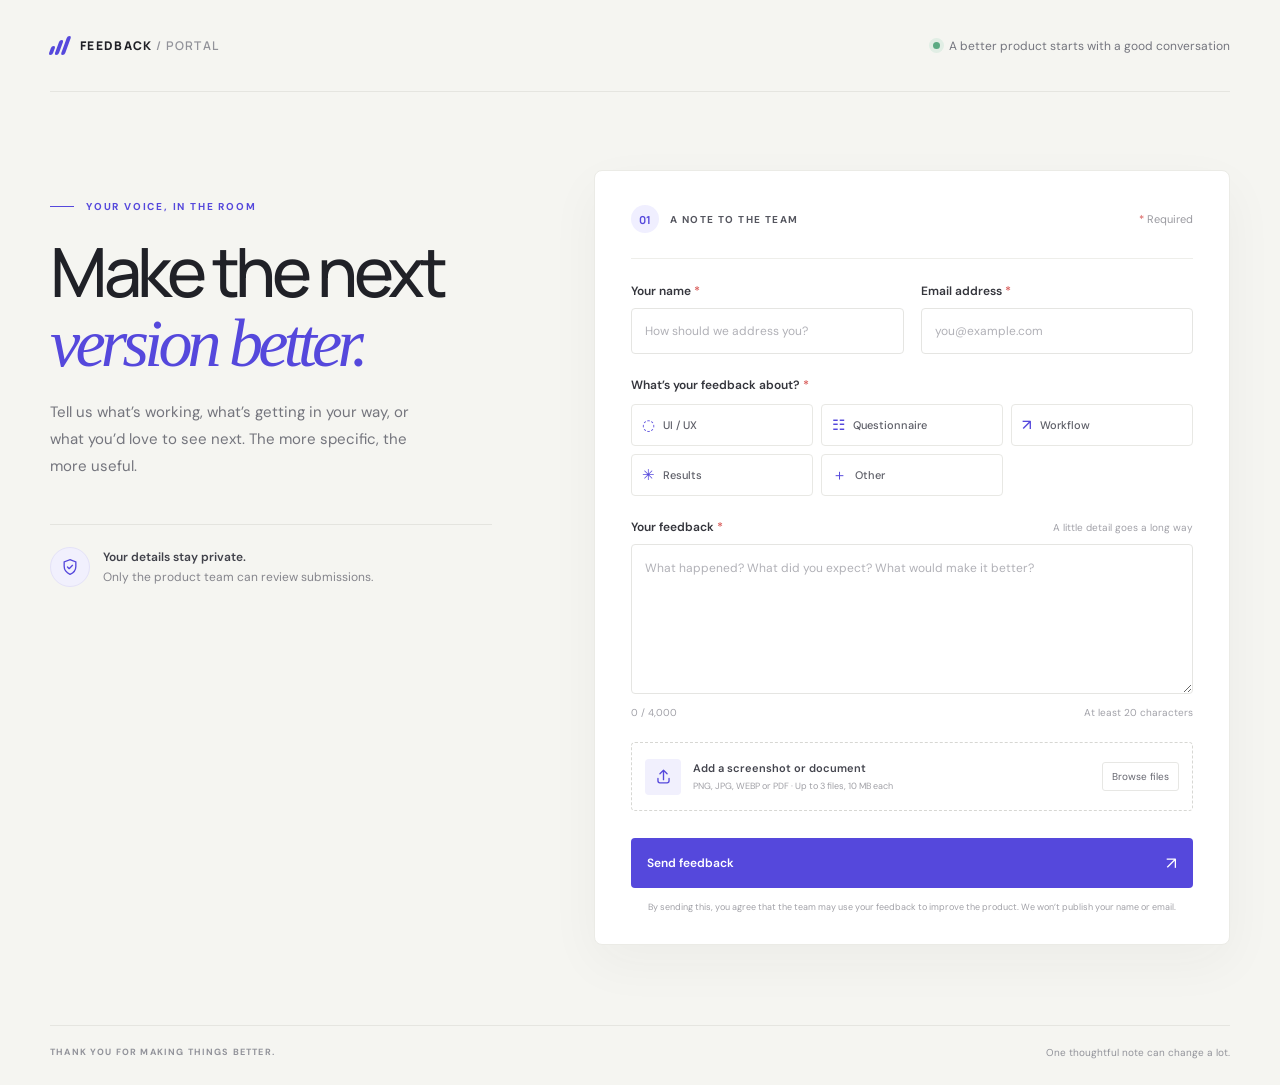
<file: index.html>
<!doctype html>
<html lang="en">
  <head>
    <meta charset="UTF-8" />
    <meta name="viewport" content="width=device-width, initial-scale=1.0" />
    <meta name="theme-color" content="#f5f5f1" />
    <meta name="description" content="Share thoughtful feedback and help shape what comes next." />
    <title>Product Feedback</title>
    <link rel="preconnect" href="https://fonts.googleapis.com" />
    <link rel="preconnect" href="https://fonts.gstatic.com" crossorigin />
    <link href="https://fonts.googleapis.com/css2?family=DM+Sans:wght@400;500;600;700&family=Manrope:wght@400;500;600;700;800&display=swap" rel="stylesheet" />
    <link rel="stylesheet" href="src/style.css" />
  </head>
  <body>
    <div class="page-shell">
      <header class="topbar">
        <a class="wordmark" href="./" aria-label="Feedback portal home">
          <span class="mark" aria-hidden="true"><span></span><span></span><span></span></span>
          <span>FEEDBACK<span class="wordmark-light"> / PORTAL</span></span>
        </a>
        <div class="topbar-note"><span class="live-dot"></span> A better product starts with a good conversation</div>
      </header>

      <main>
        <section class="intro" aria-labelledby="page-title">
          <div class="eyebrow"><span class="eyebrow-line"></span> YOUR VOICE, IN THE ROOM</div>
          <h1 id="page-title">Make the next<br /><em>version better.</em></h1>
          <p class="intro-copy">Tell us what’s working, what’s getting in your way, or what you’d love to see next. The more specific, the more useful.</p>
          <div class="trust-note">
            <span class="trust-icon" aria-hidden="true">
              <svg viewBox="0 0 24 24" fill="none"><path d="M12 3.25 19 6v5.25c0 4.3-2.92 7.73-7 9.5-4.08-1.77-7-5.2-7-9.5V6l7-2.75Z" stroke="currentColor" stroke-width="1.6"/><path d="m9 12 2 2 4-4" stroke="currentColor" stroke-width="1.6" stroke-linecap="round" stroke-linejoin="round"/></svg>
            </span>
            <span><strong>Your details stay private.</strong><br />Only the product team can review submissions.</span>
          </div>
        </section>

        <section class="form-card" aria-label="Feedback form">
          <div class="card-topline">
            <div><span class="card-step">01</span><span class="card-caption">A NOTE TO THE TEAM</span></div>
            <span class="required-note"><span class="required-star">*</span> Required</span>
          </div>

          <form id="feedback-form" novalidate>
            <div class="identity-grid">
              <div class="field">
                <label for="person-name">Your name <span class="required-star">*</span></label>
                <input id="person-name" name="person_name" type="text" autocomplete="name" placeholder="How should we address you?" minlength="2" maxlength="100" required />
              </div>
              <div class="field">
                <label for="email">Email address <span class="required-star">*</span></label>
                <input id="email" name="email" type="email" autocomplete="email" placeholder="you@example.com" maxlength="254" required />
              </div>
            </div>

            <fieldset class="field category-field">
              <legend>What’s your feedback about? <span class="required-star">*</span></legend>
              <div class="category-grid">
                <label class="category-option"><input type="radio" name="category" value="UI/UX" required /><span class="category-icon">◌</span><span>UI / UX</span></label>
                <label class="category-option"><input type="radio" name="category" value="Questionnaire" /><span class="category-icon">☷</span><span>Questionnaire</span></label>
                <label class="category-option"><input type="radio" name="category" value="Workflow" /><span class="category-icon">↗</span><span>Workflow</span></label>
                <label class="category-option"><input type="radio" name="category" value="Results" /><span class="category-icon">✳</span><span>Results</span></label>
                <label class="category-option category-other"><input type="radio" name="category" value="Other" /><span class="category-icon">＋</span><span>Other</span></label>
              </div>
            </fieldset>

            <div class="field message-field">
              <div class="label-row"><label for="feedback">Your feedback <span class="required-star">*</span></label><span class="field-hint">A little detail goes a long way</span></div>
              <textarea id="feedback" name="feedback_text" rows="6" minlength="20" maxlength="4000" placeholder="What happened? What did you expect? What would make it better?" required></textarea>
              <div class="textarea-footer"><span id="char-count">0 / 4,000</span><span>At least 20 characters</span></div>
            </div>

            <div class="attachment-zone">
              <label class="upload-control" for="attachments">
                <span class="upload-icon" aria-hidden="true"><svg viewBox="0 0 24 24" fill="none"><path d="M12 16V4m0 0L7.5 8.5M12 4l4.5 4.5M5 14.5v3A2.5 2.5 0 0 0 7.5 20h9a2.5 2.5 0 0 0 2.5-2.5v-3" stroke="currentColor" stroke-width="1.7" stroke-linecap="round" stroke-linejoin="round"/></svg></span>
                <span class="upload-copy"><strong>Add a screenshot or document</strong><small>PNG, JPG, WEBP or PDF · Up to 3 files, 10 MB each</small></span>
                <span class="upload-browse">Browse files</span>
              </label>
              <input id="attachments" class="visually-hidden" name="attachments" type="file" accept="image/png,image/jpeg,image/webp,application/pdf" multiple />
              <div id="file-list" class="file-list" aria-live="polite"></div>
            </div>

            <div class="honeypot" aria-hidden="true"><label for="website">Leave this field empty</label><input id="website" name="website" tabindex="-1" autocomplete="off" /></div>

            <div id="form-message" class="form-message" role="status" aria-live="polite"></div>
            <button class="submit-button" id="submit-button" type="submit"><span>Send feedback</span><span class="button-arrow" aria-hidden="true">↗</span></button>
            <p class="form-footnote">By sending this, you agree that the team may use your feedback to improve the product. We won’t publish your name or email.</p>
          </form>
        </section>
      </main>

      <footer class="footer"><span>THANK YOU FOR MAKING THINGS BETTER.</span><span>One thoughtful note can change a lot.</span></footer>
    </div>
    <script src="config.js"></script>
    <script type="module" src="src/main.js"></script>
  </body>
</html>
</file>
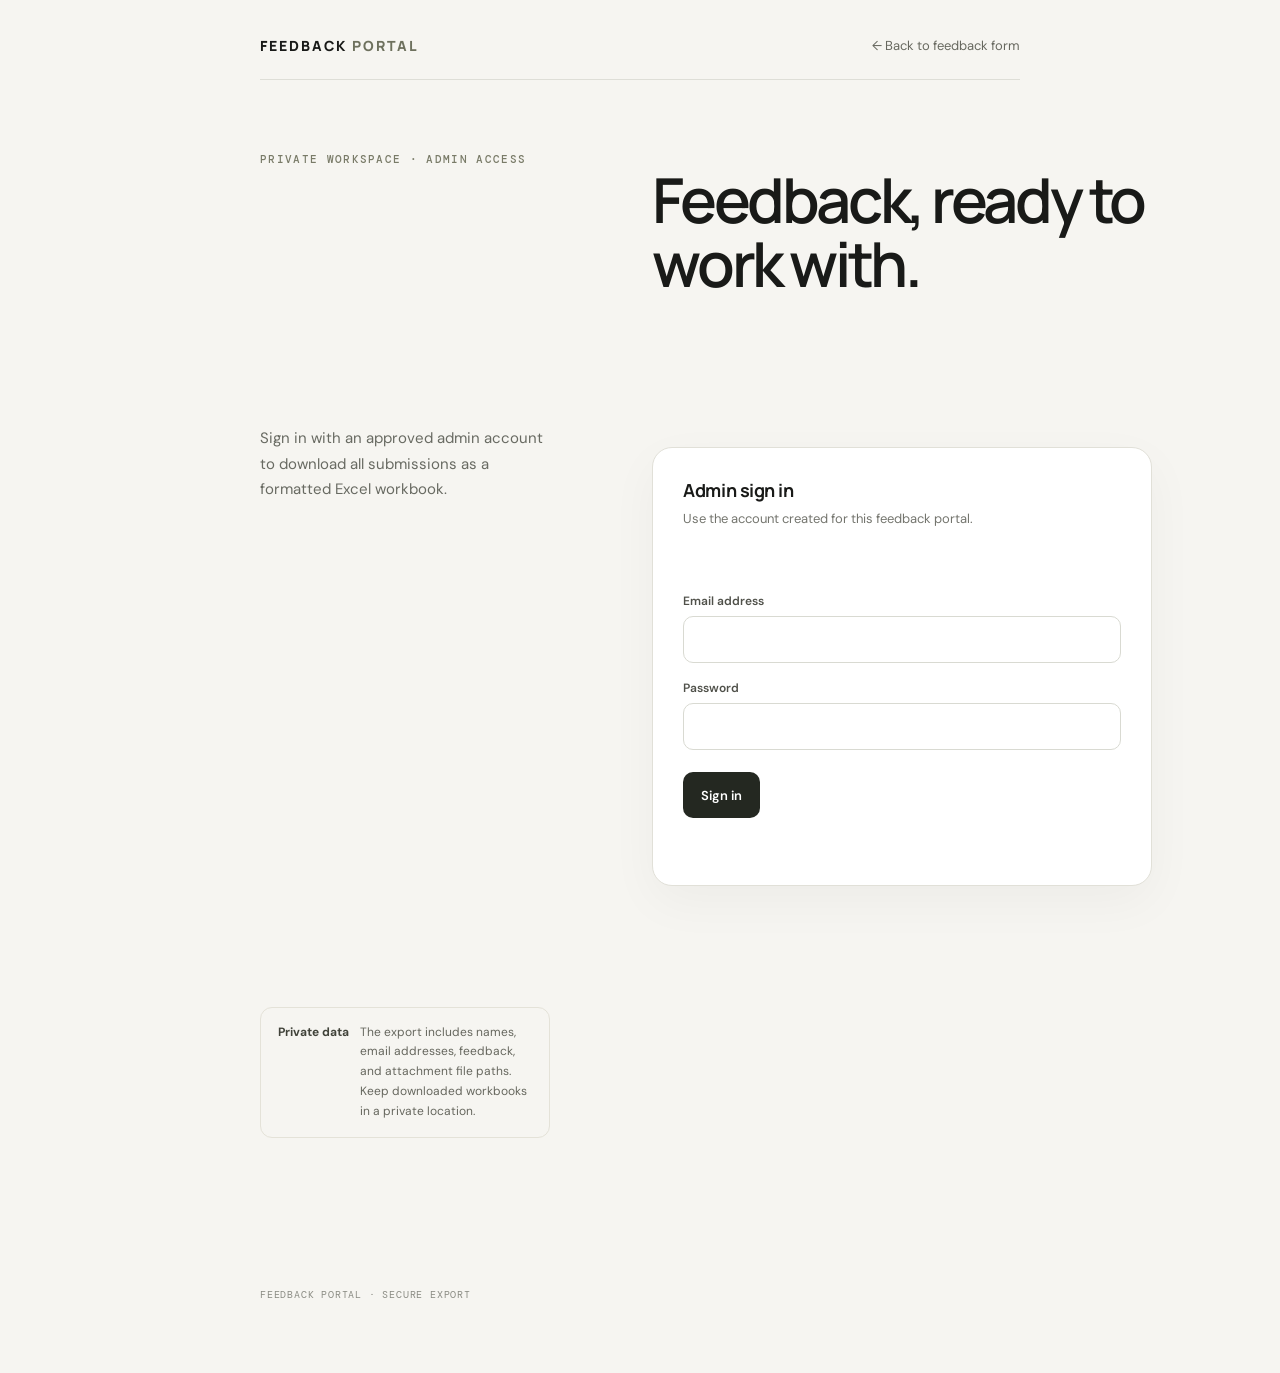
<file: admin.html>
<!doctype html>
<html lang="en">
  <head>
    <meta charset="UTF-8" />
    <meta name="viewport" content="width=device-width, initial-scale=1" />
    <meta name="robots" content="noindex, nofollow" />
    <meta name="theme-color" content="#f6f5f1" />
    <title>Admin export · Feedback portal</title>
    <link rel="preconnect" href="https://fonts.googleapis.com" />
    <link rel="preconnect" href="https://fonts.gstatic.com" crossorigin />
    <link href="https://fonts.googleapis.com/css2?family=DM+Mono:wght@400;500&family=DM+Sans:wght@400;500;600;700&family=Manrope:wght@400;500;600;700;800&display=swap" rel="stylesheet" />
    <link rel="stylesheet" href="./src/style.css" />
    <style>
      body.admin-page { min-height: 100vh; background: #f6f5f1; color: #191a18; font-family: "DM Sans", sans-serif; }
      .admin-shell { width: min(100% - 36px, 760px); margin: 0 auto; padding: 36px 0 72px; }
      .admin-top { display:flex; justify-content:space-between; align-items:center; gap:20px; padding-bottom:24px; border-bottom:1px solid #deded7; }
      .admin-brand { color:inherit; text-decoration:none; font:800 14px Manrope,sans-serif; letter-spacing:.14em; text-transform:uppercase; }
      .admin-brand span { color:#6e715e; }
      .admin-back { color:#67685f; font-size:13px; text-decoration:none; }
      .admin-back:hover { color:#191a18; }
      .admin-main { padding-top:72px; }
      .admin-kicker { color:#797b68; font:500 11px "DM Mono",monospace; letter-spacing:.12em; text-transform:uppercase; }
      .admin-main h1 { max-width:620px; margin:16px 0 12px; font:600 clamp(38px,7vw,62px)/1.04 Manrope,sans-serif; letter-spacing:-.055em; }
      .admin-intro { max-width:520px; color:#686a62; font-size:15px; line-height:1.7; }
      .admin-card { max-width:500px; margin-top:36px; padding:30px; border:1px solid #e1e0d8; border-radius:20px; background:#fff; box-shadow:0 16px 50px #22220a0a; }
      .admin-card h2 { margin:0 0 7px; font:700 18px Manrope,sans-serif; letter-spacing:-.025em; }
      .admin-card p { margin:0 0 22px; color:#74756e; font-size:13px; line-height:1.6; }
      .admin-field { display:grid; gap:7px; margin-top:17px; }
      .admin-field label { color:#50514a; font-size:12px; font-weight:600; }
      .admin-field input { width:100%; min-height:47px; padding:0 14px; border:1px solid #d9dad2; border-radius:10px; outline:0; background:#fff; color:#191a18; font:14px "DM Sans",sans-serif; }
      .admin-field input:focus { border-color:#787d5a; box-shadow:0 0 0 3px #8d936522; }
      .admin-actions { display:flex; gap:12px; align-items:center; margin-top:22px; }
      .admin-button { min-height:46px; padding:0 18px; border:0; border-radius:10px; background:#242821; color:white; font:600 13px "DM Sans",sans-serif; cursor:pointer; }
      .admin-button:hover { background:#42483c; }
      .admin-button:disabled { opacity:.55; cursor:wait; }
      .admin-button.secondary { background:#efefe9; color:#393b35; }
      .admin-status { min-height:22px; margin-top:15px; color:#717269; font-size:13px; line-height:1.5; }
      .admin-status.error { color:#ad3f31; }
      .admin-status.success { color:#3c754e; }
      .admin-note { display:flex; gap:11px; max-width:500px; margin-top:18px; padding:15px 17px; border:1px solid #e4e2d8; border-radius:12px; color:#66675e; font-size:12px; line-height:1.65; }
      .admin-note b { flex:0 0 auto; color:#41433a; }
      .admin-footer { margin-top:70px; color:#8a8b83; font:10px "DM Mono",monospace; letter-spacing:.08em; text-transform:uppercase; }
      @media(max-width:520px) { .admin-shell{width:min(100% - 28px,760px);padding-top:22px}.admin-main{padding-top:54px}.admin-card{padding:22px}.admin-top{align-items:flex-start} }
    </style>
  </head>
  <body class="admin-page">
    <div class="admin-shell">
      <header class="admin-top">
        <a class="admin-brand" href="./">Feedback <span>Portal</span></a>
        <a class="admin-back" href="./">← Back to feedback form</a>
      </header>
      <main class="admin-main">
        <div class="admin-kicker">Private workspace · Admin access</div>
        <h1>Feedback, ready to work with.</h1>
        <p class="admin-intro">Sign in with an approved admin account to download all submissions as a formatted Excel workbook.</p>
        <section class="admin-card" aria-labelledby="admin-card-title">
          <div id="login-view">
            <h2>Admin sign in</h2>
            <p>Use the account created for this feedback portal.</p>
            <form id="login-form">
              <div class="admin-field"><label for="email">Email address</label><input id="email" name="email" type="email" autocomplete="username" required /></div>
              <div class="admin-field"><label for="password">Password</label><input id="password" name="password" type="password" autocomplete="current-password" required /></div>
              <div class="admin-actions"><button class="admin-button" id="login-button" type="submit">Sign in</button></div>
            </form>
          </div>
          <div id="export-view" hidden>
            <h2>You’re signed in</h2>
            <p id="signed-in-email">Feedback exports are available to approved admins only.</p>
            <div class="admin-actions">
              <button class="admin-button" id="export-button" type="button">Download Excel workbook</button>
              <button class="admin-button secondary" id="sign-out-button" type="button">Sign out</button>
            </div>
          </div>
          <div id="admin-status" class="admin-status" role="status" aria-live="polite"></div>
        </section>
        <div class="admin-note"><b>Private data</b><span>The export includes names, email addresses, feedback, and attachment file paths. Keep downloaded workbooks in a private location.</span></div>
      </main>
      <footer class="admin-footer">Feedback portal · Secure export</footer>
    </div>
    <script src="./config.js"></script>
    <script type="module" src="./src/admin.js"></script>
  </body>
</html>
</file>
<file: src/style.css>
:root {
  font-family: "DM Sans", sans-serif;
  color: #202127;
  background: #f5f5f1;
  font-synthesis: none;
  text-rendering: optimizeLegibility;
  --ink: #202127;
  --muted: #7d7f88;
  --line: #e4e4df;
  --paper: #fff;
  --blue: #5548dc;
  --blue-soft: #f0efff;
  --green: #1a8058;
  --danger: #b33f45;
}

* { box-sizing: border-box; }
body { margin: 0; min-width: 320px; min-height: 100vh; background: #f5f5f1; }
button, input, textarea { font: inherit; }
.page-shell { width: min(1180px, calc(100% - 80px)); margin: 0 auto; }
.topbar { height: 92px; display: flex; justify-content: space-between; align-items: center; border-bottom: 1px solid #e5e5e0; }
.wordmark { display: inline-flex; align-items: center; gap: 12px; color: var(--ink); font: 800 12px/1 "Manrope", sans-serif; letter-spacing: .11em; text-decoration: none; }
.wordmark-light { color: #92939a; font-weight: 600; }
.mark { display: flex; align-items: end; gap: 3px; height: 19px; }
.mark span { width: 4px; border-radius: 5px; background: var(--blue); transform: skew(-20deg); }
.mark span:nth-child(1) { height: 9px; }.mark span:nth-child(2) { height: 15px; }.mark span:nth-child(3) { height: 19px; }
.topbar-note { display: flex; align-items: center; gap: 9px; color: #74757e; font-size: 12px; }
.live-dot { width: 7px; height: 7px; border-radius: 50%; background: #5bab83; box-shadow: 0 0 0 4px #e1eee5; }
main { display: grid; grid-template-columns: minmax(290px, .82fr) minmax(520px, 1.18fr); gap: clamp(48px, 8vw, 112px); align-items: start; padding: 78px 0 80px; }
.intro { padding-top: 30px; }
.eyebrow { display: flex; align-items: center; gap: 12px; color: var(--blue); font-size: 10px; font-weight: 700; letter-spacing: .18em; }
.eyebrow-line { width: 24px; height: 1px; background: var(--blue); }
h1 { margin: 24px 0 20px; font: 500 clamp(46px, 5.4vw, 68px)/1.02 "Manrope", sans-serif; letter-spacing: -.065em; }
h1 em { color: var(--blue); font-family: Georgia, serif; font-weight: 400; letter-spacing: -.07em; }
.intro-copy { max-width: 390px; margin: 0; color: #74757d; font-size: 15px; line-height: 1.8; }
.trust-note { display: flex; align-items: center; gap: 13px; margin-top: 44px; padding-top: 22px; border-top: 1px solid var(--line); color: #85858c; font-size: 12px; line-height: 1.7; }
.trust-note strong { color: #40414a; font-size: 12px; font-weight: 600; }
.trust-icon { flex: none; width: 40px; height: 40px; display: grid; place-items: center; border: 1px solid #e4e2f8; border-radius: 50%; color: var(--blue); background: #f1f0fd; }
.trust-icon svg { width: 20px; height: 20px; }
.form-card { padding: 34px 36px 29px; border: 1px solid #ebebe6; border-radius: 8px; background: var(--paper); box-shadow: 0 18px 52px rgba(35, 36, 42, .045); }
.card-topline { display: flex; justify-content: space-between; align-items: center; padding-bottom: 25px; border-bottom: 1px solid #eeeeea; }
.card-topline > div { display: flex; align-items: center; gap: 11px; }
.card-step { display: grid; place-items: center; width: 28px; height: 28px; border-radius: 50%; background: var(--blue-soft); color: var(--blue); font: 700 11px "Manrope", sans-serif; }
.card-caption { color: #55565f; font-size: 10px; font-weight: 700; letter-spacing: .14em; }
.required-note { color: #9a9aa0; font-size: 11px; }
.required-star { color: #da615f; }
form { padding-top: 24px; }
.identity-grid { display: grid; grid-template-columns: 1fr 1fr; gap: 17px; }
.field { min-width: 0; margin: 0 0 23px; }
.field label, .field legend { display: block; margin-bottom: 9px; color: #34353c; font-size: 12px; font-weight: 600; }
.field input:not([type="radio"]), .field textarea { width: 100%; border: 1px solid #e5e5e2; border-radius: 4px; outline: none; background: #fff; color: var(--ink); transition: border-color .18s, box-shadow .18s; }
.field input:not([type="radio"]) { height: 46px; padding: 0 13px; font-size: 12px; }
.field textarea { resize: vertical; min-height: 140px; padding: 13px; font-size: 12px; line-height: 1.7; }
.field input::placeholder, .field textarea::placeholder { color: #b1b1b7; }
.field input:focus, .field textarea:focus { border-color: #8e86ee; box-shadow: 0 0 0 3px rgba(85,72,220,.09); }
.category-field { padding: 0; border: 0; }
.category-field legend { margin-bottom: 11px; padding: 0; }
.category-grid { display: grid; grid-template-columns: repeat(3, 1fr); gap: 8px; }
.category-option { position: relative; display: flex !important; align-items: center; gap: 8px; min-height: 42px; margin: 0 !important; padding: 0 10px; border: 1px solid #e8e8e4; border-radius: 4px; color: #5e5f68 !important; font-size: 11px !important; font-weight: 500 !important; cursor: pointer; transition: border .18s, background .18s, color .18s; }
.category-option:hover { border-color: #b7b2f0; }
.category-option:has(input:checked) { border-color: #a6a0ef; background: #f5f4ff; color: #4940bf !important; }
.category-option input { position: absolute; inset: 0; width: 100%; height: 100%; margin: 0; opacity: 0; cursor: pointer; }
.category-option:has(input:focus-visible) { outline: 2px solid var(--blue); outline-offset: 2px; }
.category-icon { color: var(--blue); font-size: 15px; line-height: 1; }
.label-row { display: flex; justify-content: space-between; align-items: baseline; }
.label-row label { margin-bottom: 9px; }
.field-hint, .textarea-footer { color: #a1a1a8; font-size: 10px; }
.textarea-footer { display: flex; justify-content: space-between; margin-top: 7px; }
.attachment-zone { margin: 1px 0 19px; }
.upload-control { display: flex; align-items: center; gap: 12px; min-height: 69px; padding: 11px 13px; border: 1px dashed #d7d7d3; border-radius: 4px; cursor: pointer; transition: background .16s, border-color .16s; }
.upload-control:hover { border-color: #aaa4ef; background: #faf9ff; }
.upload-icon { display: grid; place-items: center; flex: none; width: 36px; height: 36px; border-radius: 4px; background: #f1f0fd; color: var(--blue); }
.upload-icon svg { width: 19px; height: 19px; }
.upload-copy { display: flex; flex: 1; flex-direction: column; gap: 5px; min-width: 0; }
.upload-copy strong { color: #45464f; font-size: 11px; font-weight: 600; }
.upload-copy small { color: #a0a0a6; font-size: 9px; }
.upload-browse { padding: 7px 9px; border: 1px solid #e7e7e4; border-radius: 3px; color: #666770; font-size: 10px; white-space: nowrap; }
.visually-hidden, .honeypot { position: absolute !important; width: 1px !important; height: 1px !important; padding: 0 !important; margin: -1px !important; overflow: hidden !important; clip: rect(0, 0, 0, 0) !important; white-space: nowrap !important; border: 0 !important; }
.file-list { display: grid; gap: 6px; margin-top: 8px; }
.file-chip { display: flex; align-items: center; gap: 8px; min-width: 0; padding: 8px 10px; border: 1px solid #ecece8; border-radius: 4px; background: #fbfbf9; }
.file-chip-icon { color: var(--blue); font: 700 8px "Manrope", sans-serif; }
.file-chip-name { flex: 1; overflow: hidden; color: #55565e; font-size: 10px; text-overflow: ellipsis; white-space: nowrap; }
.file-chip-size { color: #9a9aa0; font-size: 9px; }
.form-message { display: none; margin: 0 0 12px; padding: 10px 12px; border-radius: 4px; font-size: 11px; line-height: 1.5; }
.form-message.is-visible { display: block; }
.form-message.error { color: #9e343c; background: #fff0ef; }
.form-message.success { color: #176d4b; background: #edf8f1; }
.submit-button { display: flex; justify-content: space-between; align-items: center; width: 100%; height: 50px; padding: 0 16px; border: 0; border-radius: 4px; background: var(--blue); color: #fff; font-size: 12px; font-weight: 600; cursor: pointer; transition: background .18s, transform .18s; }
.submit-button:hover { background: #4337c6; transform: translateY(-1px); }
.submit-button:focus-visible { outline: 3px solid #bdb8f8; outline-offset: 3px; }
.submit-button:disabled { cursor: wait; opacity: .72; transform: none; }
.button-arrow { font-size: 17px; font-weight: 400; }
.form-footnote { margin: 12px 0 0; color: #a1a1a7; font-size: 9px; line-height: 1.6; text-align: center; }
.footer { display: flex; justify-content: space-between; padding: 20px 0 26px; border-top: 1px solid #e5e5e0; color: #92939a; font-size: 10px; }
.footer span:first-child { font-size: 9px; font-weight: 700; letter-spacing: .13em; }

@media (max-width: 900px) {
  .page-shell { width: min(720px, calc(100% - 48px)); }
  main { grid-template-columns: 1fr; gap: 34px; padding: 54px 0 62px; }
  .intro { padding-top: 0; }
  h1 br { display: none; }
  h1 { font-size: clamp(46px, 9vw, 64px); }
  .intro-copy { max-width: 540px; }
  .trust-note { margin-top: 26px; padding-top: 16px; }
}
@media (max-width: 560px) {
  .page-shell { width: calc(100% - 32px); }
  .topbar { height: 70px; }
  .topbar-note { max-width: 145px; font-size: 10px; line-height: 1.4; }
  .wordmark { gap: 8px; font-size: 10px; }
  main { padding: 43px 0 45px; gap: 27px; }
  .eyebrow { font-size: 9px; }
  h1 { margin: 19px 0 15px; font-size: clamp(42px, 12vw, 56px); }
  .intro-copy { font-size: 13px; }
  .trust-note { margin-top: 21px; font-size: 11px; }
  .form-card { padding: 23px 18px 20px; }
  .card-caption { font-size: 9px; }
  .identity-grid { grid-template-columns: 1fr; gap: 0; }
  .category-grid { grid-template-columns: 1fr 1fr; }
  .category-option { min-height: 41px; }
  .category-other { grid-column: 1 / -1; }
  .upload-control { align-items: flex-start; flex-wrap: wrap; }
  .upload-copy { padding-top: 4px; }
  .upload-browse { margin-left: 48px; }
  .footer { flex-direction: column; gap: 8px; font-size: 9px; }
}

@media (prefers-reduced-motion: reduce) {
  *, *::before, *::after { scroll-behavior: auto !important; transition-duration: .01ms !important; }
}
</file>
